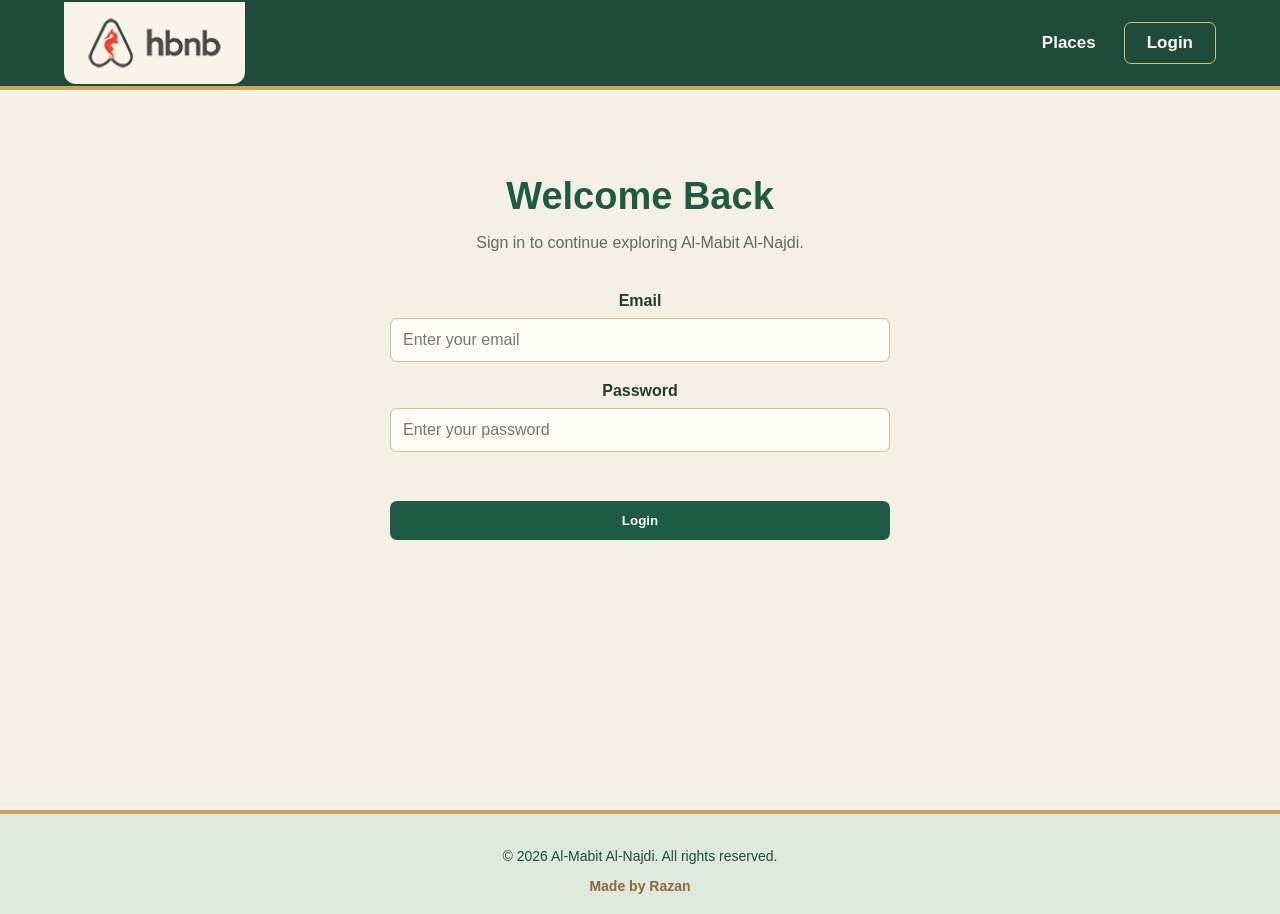
<file: login.html>
<!DOCTYPE html>
<html lang="en">
<head>
    <meta charset="UTF-8">
    <meta name="viewport" content="width=device-width, initial-scale=1.0">
    <title>Login - Al-Mabit Al-Najdi</title>
    <link rel="icon" href="images/icon.png">
    <link rel="stylesheet" href="styles.css">
</head>

<body>
    <header>
        <a href="index.html" class="logo-container">
            <img src="images/logo.png" alt="HBNB logo" class="logo">
        </a>

        <nav>
            <a href="index.html">Places</a>
            <a href="login.html" class="login-button">Login</a>
        </nav>
    </header>

    <main>
        <section class="login-container">
            <h1>Welcome Back</h1>

            <p>Sign in to continue exploring Al-Mabit Al-Najdi.</p>

            <form id="login-form" class="form-container" action="#" method="post">
                <div class="form-group">
                    <label for="email">Email</label>
                    <input
                        type="email"
                        id="email"
                        name="email"
                        placeholder="Enter your email"
                        required
                    >
                </div>

                <div class="form-group">
                    <label for="password">Password</label>
                    <input
                        type="password"
                        id="password"
                        name="password"
                        placeholder="Enter your password"
                        required
                    >
                </div>

                <p id="error-message" class="error-message" aria-live="polite"></p>

                <button type="submit" class="submit-button">
                    Login
                </button>
            </form>
        </section>
    </main>

    <footer>
        <p>&copy; 2026 Al-Mabit Al-Najdi. All rights reserved.</p>
        <p class="designer-credit">Made by Razan</p>
    </footer>

    <script src="scripts.js"></script>
</body>
</html>
</file>
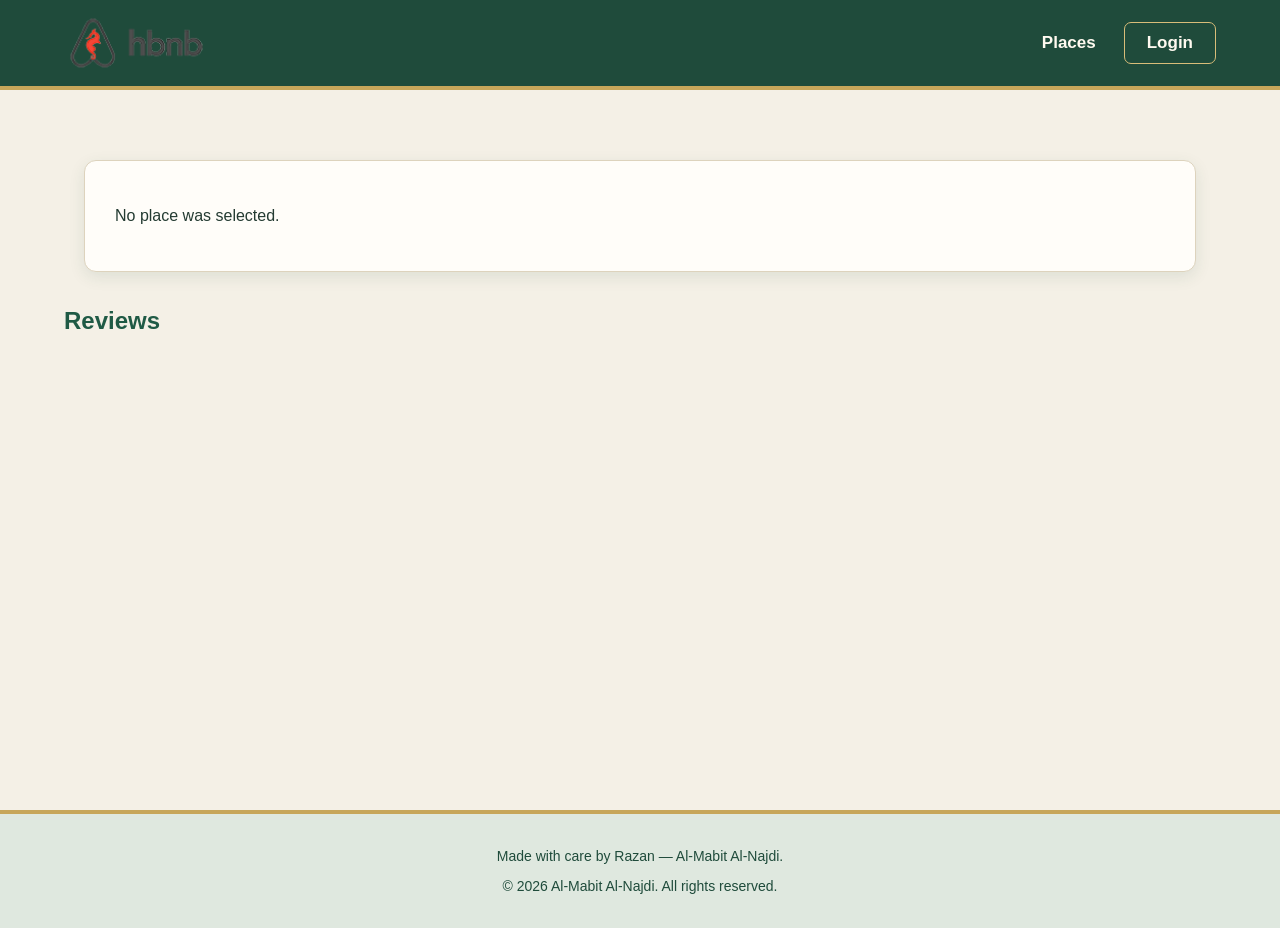
<file: place.html>
<!DOCTYPE html>
<html lang="en">
<head>
    <meta charset="UTF-8">
    <meta name="viewport" content="width=device-width, initial-scale=1.0">
    <title>Place Details - Al-Mabit Al-Najdi</title>

    <link rel="icon" href="images/icon.png">
    <link rel="stylesheet" href="styles.css">
</head>

<body>
    <header>
        <a href="index.html">
            <img
                src="images/logo.png"
                alt="Al-Mabit Al-Najdi logo"
                class="logo"
            >
        </a>

        <nav>
            <a href="index.html">Places</a>

            <a
                href="login.html"
                id="login-link"
                class="login-button"
            >
                Login
            </a>
        </nav>
    </header>

    <main>
        <h1 id="place-page-title"></h1>

        <section id="place-details" class="place-details">
            <!-- Place information is loaded from the API -->
        </section>

        <section class="reviews-section">
            <h2>Reviews</h2>

            <div id="reviews-list">
                <!-- Reviews are loaded from the API -->
            </div>
        </section>

        <section
            id="add-review"
            class="add-review"
            style="display: none;"
        >
            <h2>Share Your Experience</h2>

            <p>Stayed here before? Leave a review.</p>

            <a
                id="add-review-link"
                href="#"
                class="details-button"
            >
                Add a Review
            </a>
        </section>
    </main>

    <footer>
        <p>Made with care by Razan — Al-Mabit Al-Najdi.</p>
        <p>&copy; 2026 Al-Mabit Al-Najdi. All rights reserved.</p>
    </footer>

    <script src="scripts.js"></script>
</body>
</html>
</file>
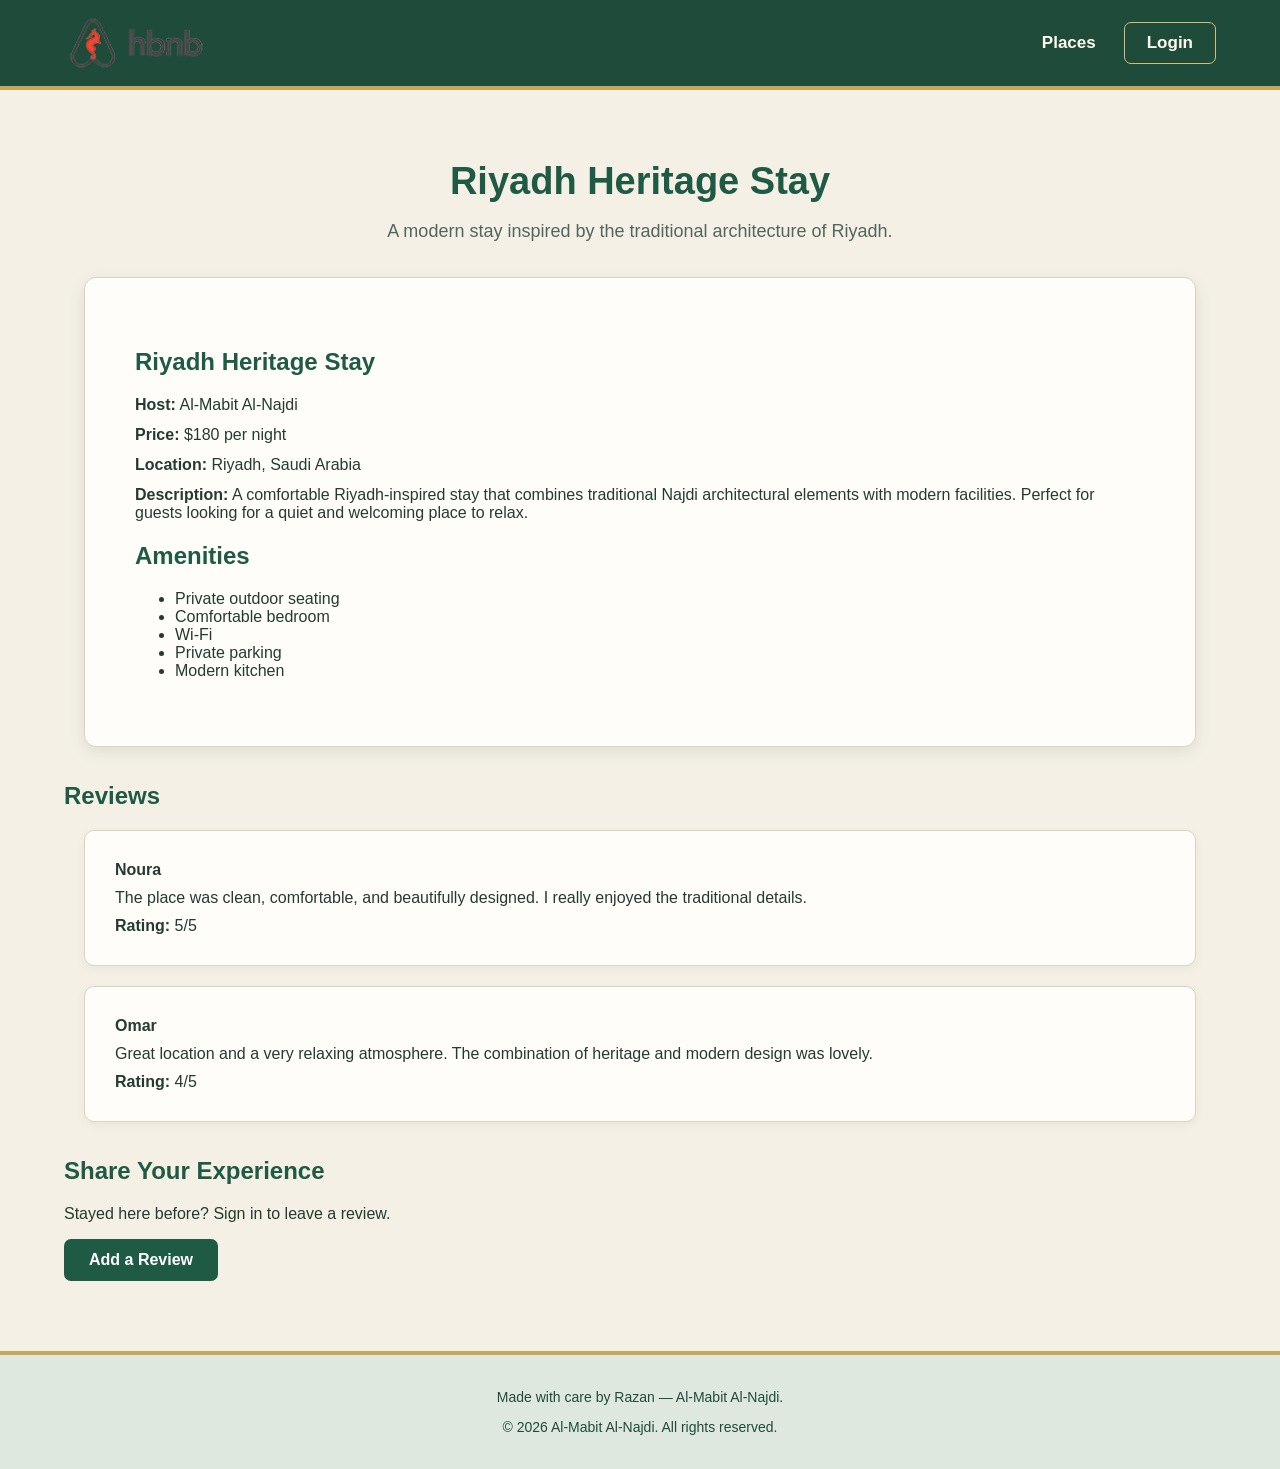
<file: place2.html>
<!DOCTYPE html>
<html lang="en">
<head>
    <meta charset="UTF-8">
    <meta name="viewport" content="width=device-width, initial-scale=1.0">
    <title>Riyadh Heritage Stay - Al-Mabit Al-Najdi</title>
    <link rel="icon" href="images/icon.png">
    <link rel="stylesheet" href="styles.css">
</head>

<body>

<header>
    <a href="index.html">
        <img
            src="images/logo.png"
            alt="Al-Mabit Al-Najdi logo"
            class="logo"
        >
    </a>

    <nav>
        <a href="index.html">Places</a>
        <a href="login.html" class="login-button">Login</a>
    </nav>
</header>

<main>

    <h1>Riyadh Heritage Stay</h1>

    <p class="page-intro">
        A modern stay inspired by the traditional architecture of Riyadh.
    </p>

    <section class="place-details">

        <div class="place-info">

            <h2>Riyadh Heritage Stay</h2>

            <p>
                <strong>Host:</strong> Al-Mabit Al-Najdi
            </p>

            <p>
                <strong>Price:</strong> $180 per night
            </p>

            <p>
                <strong>Location:</strong> Riyadh, Saudi Arabia
            </p>

            <p>
                <strong>Description:</strong>
                A comfortable Riyadh-inspired stay that combines
                traditional Najdi architectural elements with modern
                facilities. Perfect for guests looking for a quiet
                and welcoming place to relax.
            </p>

            <h2>Amenities</h2>

            <ul>
                <li>Private outdoor seating</li>
                <li>Comfortable bedroom</li>
                <li>Wi-Fi</li>
                <li>Private parking</li>
                <li>Modern kitchen</li>
            </ul>

        </div>

    </section>

    <section class="reviews-section">

        <h2>Reviews</h2>

        <article class="review-card">

            <p>
                <strong>Noura</strong>
            </p>

            <p>
                The place was clean, comfortable, and beautifully
                designed. I really enjoyed the traditional details.
            </p>

            <p>
                <strong>Rating:</strong> 5/5
            </p>

        </article>

        <article class="review-card">

            <p>
                <strong>Omar</strong>
            </p>

            <p>
                Great location and a very relaxing atmosphere.
                The combination of heritage and modern design was lovely.
            </p>

            <p>
                <strong>Rating:</strong> 4/5
            </p>

        </article>

    </section>

    <section class="add-review">

        <h2>Share Your Experience</h2>

        <p>
            Stayed here before? Sign in to leave a review.
        </p>

        <a href="add_review.html" class="details-button">
            Add a Review
        </a>

    </section>

</main>

<footer>
    <p>Made with care by Razan — Al-Mabit Al-Najdi.</p>
    <p>&copy; 2026 Al-Mabit Al-Najdi. All rights reserved.</p>
</footer>

</body>
</html>
</file>
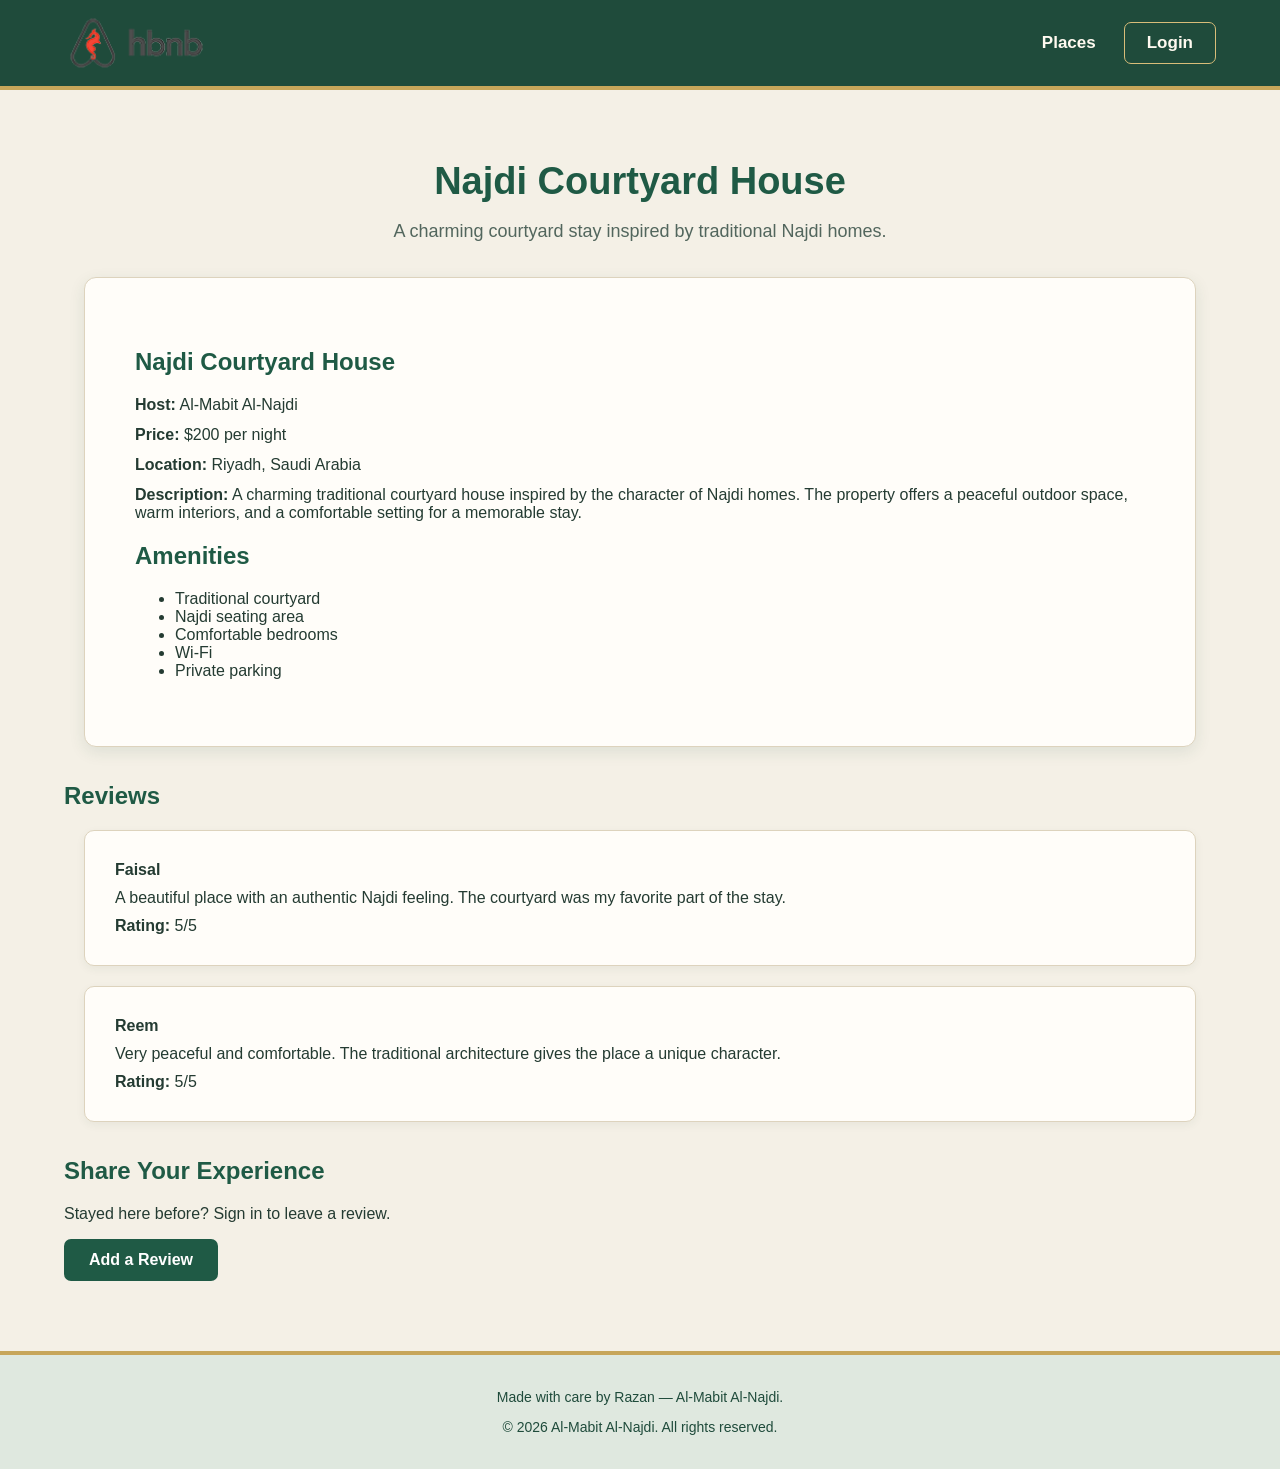
<file: place3.html>
<!DOCTYPE html>
<html lang="en">
<head>
    <meta charset="UTF-8">
    <meta name="viewport" content="width=device-width, initial-scale=1.0">
    <title>Najdi Courtyard House - Al-Mabit Al-Najdi</title>
    <link rel="icon" href="images/icon.png">
    <link rel="stylesheet" href="styles.css">
</head>

<body>

<header>
    <a href="index.html">
        <img
            src="images/logo.png"
            alt="Al-Mabit Al-Najdi logo"
            class="logo"
        >
    </a>

    <nav>
        <a href="index.html">Places</a>
        <a href="login.html" class="login-button">Login</a>
    </nav>
</header>

<main>

    <h1>Najdi Courtyard House</h1>

    <p class="page-intro">
        A charming courtyard stay inspired by traditional Najdi homes.
    </p>

    <section class="place-details">

        <div class="place-info">

            <h2>Najdi Courtyard House</h2>

            <p>
                <strong>Host:</strong> Al-Mabit Al-Najdi
            </p>

            <p>
                <strong>Price:</strong> $200 per night
            </p>

            <p>
                <strong>Location:</strong> Riyadh, Saudi Arabia
            </p>

            <p>
                <strong>Description:</strong>
                A charming traditional courtyard house inspired by
                the character of Najdi homes. The property offers
                a peaceful outdoor space, warm interiors, and a
                comfortable setting for a memorable stay.
            </p>

            <h2>Amenities</h2>

            <ul>
                <li>Traditional courtyard</li>
                <li>Najdi seating area</li>
                <li>Comfortable bedrooms</li>
                <li>Wi-Fi</li>
                <li>Private parking</li>
            </ul>

        </div>

    </section>

    <section class="reviews-section">

        <h2>Reviews</h2>

        <article class="review-card">

            <p>
                <strong>Faisal</strong>
            </p>

            <p>
                A beautiful place with an authentic Najdi feeling.
                The courtyard was my favorite part of the stay.
            </p>

            <p>
                <strong>Rating:</strong> 5/5
            </p>

        </article>

        <article class="review-card">

            <p>
                <strong>Reem</strong>
            </p>

            <p>
                Very peaceful and comfortable. The traditional
                architecture gives the place a unique character.
            </p>

            <p>
                <strong>Rating:</strong> 5/5
            </p>

        </article>

    </section>

    <section class="add-review">

        <h2>Share Your Experience</h2>

        <p>
            Stayed here before? Sign in to leave a review.
        </p>

        <a href="add_review.html" class="details-button">
            Add a Review
        </a>

    </section>

</main>

<footer>
    <p>Made with care by Razan — Al-Mabit Al-Najdi.</p>
    <p>&copy; 2026 Al-Mabit Al-Najdi. All rights reserved.</p>
</footer>

</body>
</html>
</file>
<file: styles.css>
* {
    box-sizing: border-box;
}

body {
    margin: 0;
    font-family: Arial, Helvetica, sans-serif;
    background: #f4f0e6;
    color: #243b32;
}


/* =========================
   HEADER
   ========================= */

header {
    background: #1f4b3b;
    border-bottom: 4px solid #c7a65a;
    min-height: 90px;

    display: flex;
    align-items: center;
    justify-content: space-between;

    padding: 0 5%;
}


/* Logo background */

.logo-container {
    background: #f8f4e9;

    border-radius: 0 0 12px 12px;

    padding: 8px 18px;

    display: flex;
    align-items: center;
    justify-content: center;

    height: 82px;

    text-decoration: none;
}


/* Logo */

.logo {
    width: 145px;
    height: auto;
    display: block;
}


/* Navigation */

nav {
    display: flex;
    align-items: center;
    gap: 28px;
}

nav a {
    color: #fffaf0;
    text-decoration: none;

    font-weight: bold;
    font-size: 17px;
}

nav a:hover {
    color: #d8bd79;
}


/* Login button */

.login-button {
    border: 1px solid #d8bd79;
    border-radius: 7px;

    padding: 10px 22px;
}

.login-button:hover {
    background: #d8bd79;
    color: #1f4b3b;
}


/* =========================
   MAIN
   ========================= */

main {
    width: 90%;
    max-width: 1200px;

    margin: 0 auto;

    min-height: calc(100vh - 180px);

    padding: 45px 0 70px;
}


/* Main title */

h1 {
    color: #1f5a45;

    text-align: center;

    font-size: 38px;

    margin-bottom: 10px;
}

h2 {
    color: #1f5a45;
}


/* Intro text */

.page-intro {
    text-align: center;

    color: #52665d;

    font-size: 18px;

    margin-bottom: 35px;
}

.subtitle {
    text-align: center;

    color: #52665d;

    font-size: 18px;

    margin-bottom: 35px;
}


/* =========================
   FILTER
   ========================= */

.filters {
    display: flex;

    justify-content: center;
    align-items: center;

    gap: 10px;

    margin-bottom: 40px;
}

.filters label {
    font-weight: bold;
    color: #243b32;
}

select,
input,
textarea {
    font-family: inherit;
    font-size: 16px;
}

select {
    padding: 10px 15px;

    border: 1px solid #cdbf9d;

    border-radius: 7px;

    background: #fffdf8;

    color: #243b32;
}


/* =========================
   PLACES
   ========================= */

.places {
    display: grid;

    grid-template-columns: repeat(3, 1fr);

    gap: 30px;
}


/* Place card */

.place-card {
    padding: 30px 22px;

    border: 1px solid #ddd3bd;

    border-radius: 12px;

    background: #fffdf9;

    box-shadow:
        0 5px 16px rgba(31, 75, 59, 0.10);

    text-align: center;

    transition:
        transform 0.2s ease,
        box-shadow 0.2s ease;
}

.place-card:hover {
    transform: translateY(-5px);

    box-shadow:
        0 10px 25px rgba(31, 75, 59, 0.16);
}


/* =========================
   NAJDI HOUSE ICON
   ========================= */

.najdi-icon {
    width: 112px;
    height: 112px;

    margin: 0 auto 22px;

    border-radius: 50%;

    background: #e8e0cd;

    border: 1px solid #d2c29f;

    display: flex;

    align-items: center;
    justify-content: center;

    position: relative;
}


/* House body */

.najdi-icon::before {
    content: "";

    position: absolute;

    width: 48px;
    height: 42px;

    border: 4px solid #1f5a45;

    border-top: none;

    bottom: 28px;
    left: 30px;
}


/* House roof */

.najdi-icon::after {
    content: "";

    position: absolute;

    width: 35px;
    height: 35px;

    border-left: 4px solid #1f5a45;

    border-top: 4px solid #1f5a45;

    transform: rotate(45deg);

    top: 25px;
    left: 34px;
}


/* Hide text symbol */

.najdi-icon span {
    position: relative;

    z-index: 2;

    font-size: 0;
}


/* =========================
   CARD TEXT
   ========================= */

.place-card h3 {
    color: #1f5a45;

    font-size: 22px;

    margin: 10px 0;
}


.price {
    color: #8a6b35;

    font-size: 17px;

    margin: 10px 0 15px;
}


/* Different description for every card */

.place-description {
    color: #536b62;

    font-size: 15px;

    line-height: 1.6;

    min-height: 72px;

    max-width: 320px;

    margin: 0 auto 25px;
}


/* =========================
   BUTTONS
   ========================= */

.details-button,
.submit-button {
    display: inline-block;

    background: #1f5a45;

    color: #fff;

    border: none;

    border-radius: 7px;

    padding: 12px 25px;

    text-decoration: none;

    font-weight: bold;

    cursor: pointer;
}

.details-button:hover,
.submit-button:hover {
    background: #163f31;
}


/* =========================
   LOGIN / FORMS
   ========================= */

.login-container,
.form-container {
    max-width: 500px;

    margin: 40px auto;
}

.login-container {
    text-align: center;
}

.login-container p {
    color: #5d6b64;
}

.form-group {
    margin-bottom: 20px;
}

.form-group label {
    display: block;

    margin-bottom: 8px;

    font-weight: bold;

    color: #243b32;
}

.form-group input,
.form-group textarea {
    width: 100%;

    padding: 12px;

    border: 1px solid #cdbf9d;

    border-radius: 7px;

    background: #fffdf8;
}

.form-group textarea {
    min-height: 140px;

    resize: vertical;
}

.form-container .submit-button {
    width: 100%;
}


/* =========================
   PLACE DETAILS
   ========================= */

.place-details {
    margin: 20px;

    padding: 30px;

    border: 1px solid #ddd3bd;

    border-radius: 12px;

    background: #fffdf9;

    box-shadow:
        0 5px 16px rgba(31, 75, 59, 0.10);
}

.place-info {
    padding: 20px;
}

.place-info p {
    margin: 12px 0;
}


/* =========================
   REVIEWS
   ========================= */

.reviews-section {
    margin-top: 35px;
}

.review-card {
    margin: 20px;

    padding: 20px;

    border: 1px solid #ddd3bd;

    border-radius: 10px;

    background: #fffdf9;

    box-shadow:
        0 3px 10px rgba(31, 75, 59, 0.06);
}

.review-card p {
    margin: 10px;
}

.add-review {
    margin-top: 35px;
}


/* =========================
   FOOTER
   ========================= */

footer {
    background: #dfe8df;

    border-top: 4px solid #c7a65a;

    color: #1f4b3b;

    text-align: center;

    padding: 20px;

    font-size: 14px;
}


/* Made by Razan */

.designer-credit {
    margin: 6px 0 0;

    font-weight: bold;

    color: #8a6b35;
}


/* =========================
   RESPONSIVE
   ========================= */

@media (max-width: 900px) {

    .places {
        grid-template-columns: repeat(2, 1fr);
    }

}


@media (max-width: 600px) {

    header {
        padding: 0 20px;
    }


    .logo-container {
        height: 70px;

        padding: 6px 12px;
    }


    .logo {
        width: 120px;
    }


    nav {
        gap: 10px;
    }


    nav a {
        font-size: 14px;
    }


    main {
        width: 94%;

        padding: 30px 0;
    }


    h1 {
        font-size: 30px;
    }


    .places {
        grid-template-columns: 1fr;
    }


    .place-card {
        margin: 5px;
    }


    .najdi-icon {
        width: 112px;
        height: 112px;

        margin: 10px auto 20px;
    }


    .place-description {
        max-width: 320px;
    }

}
    .error-message {
    color: #b42318;
    margin: 10px 0;
    min-height: 1.2em;
    
}
</file>
